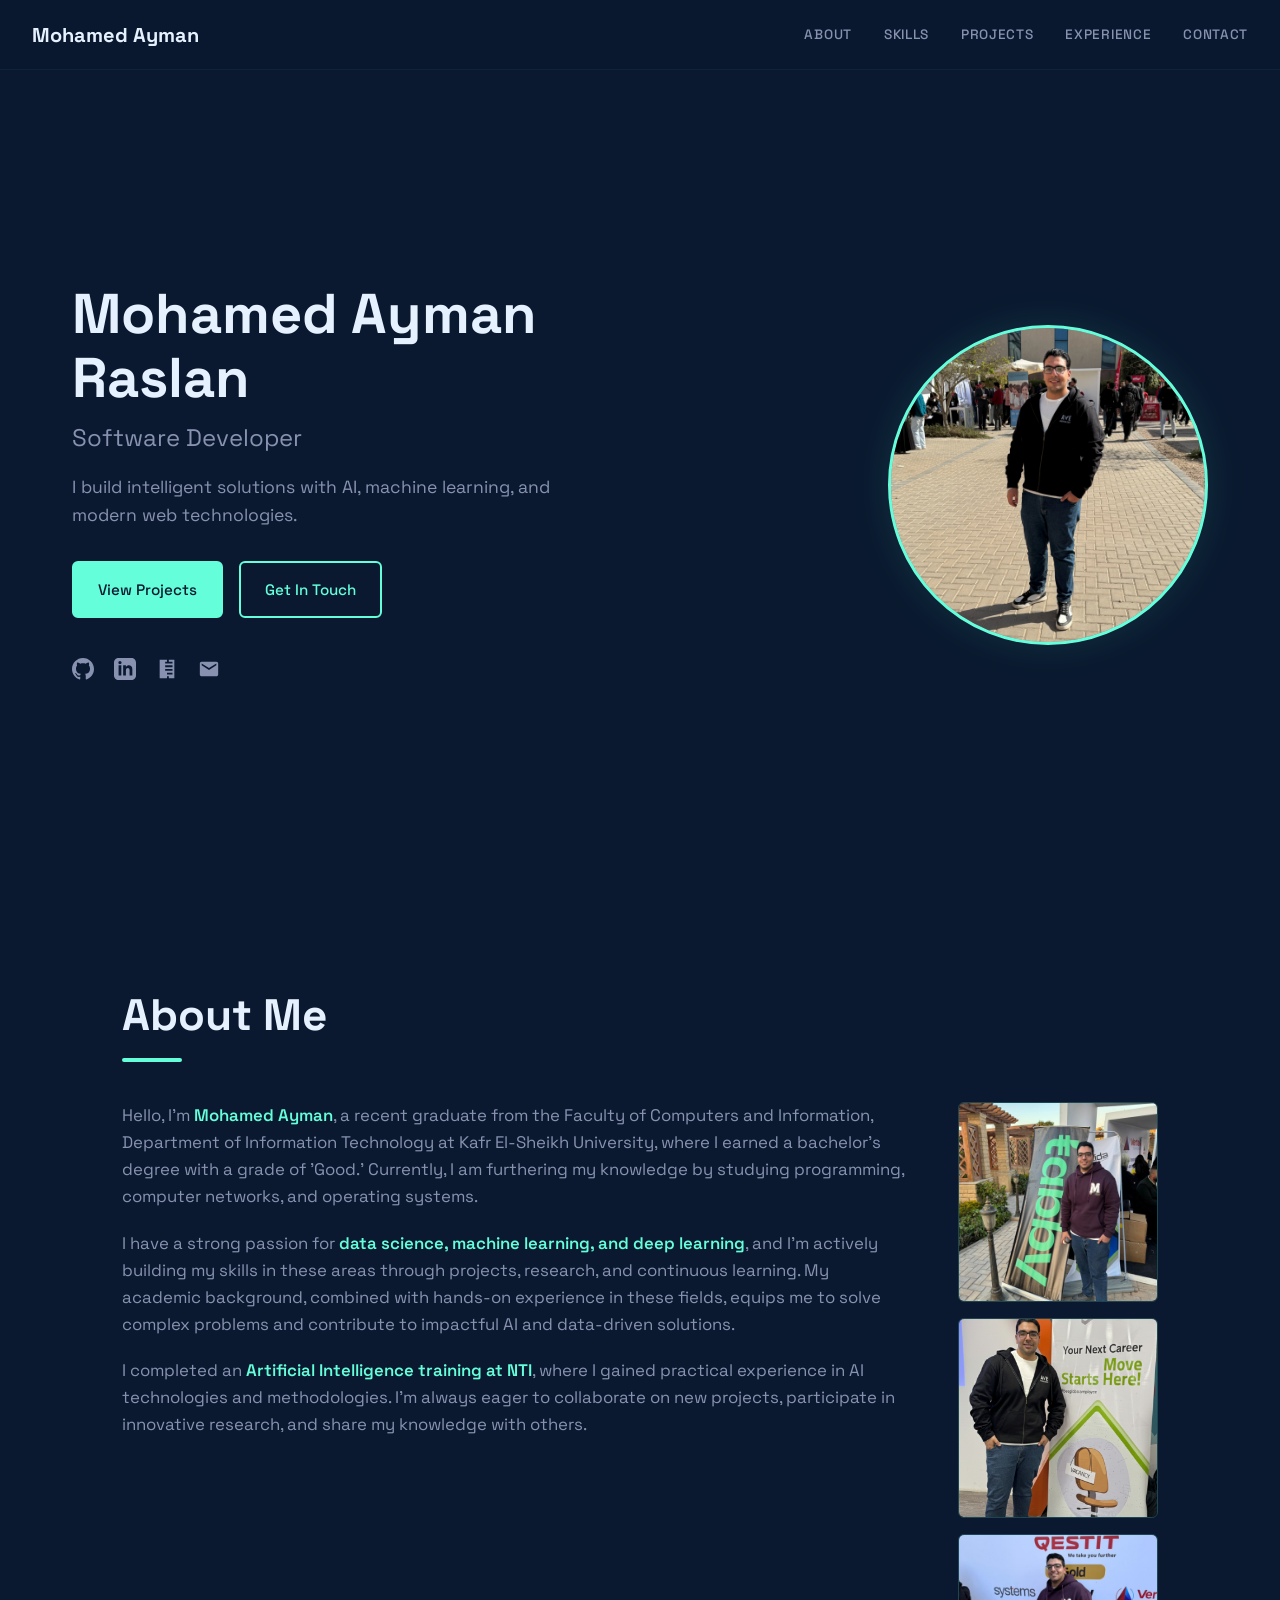
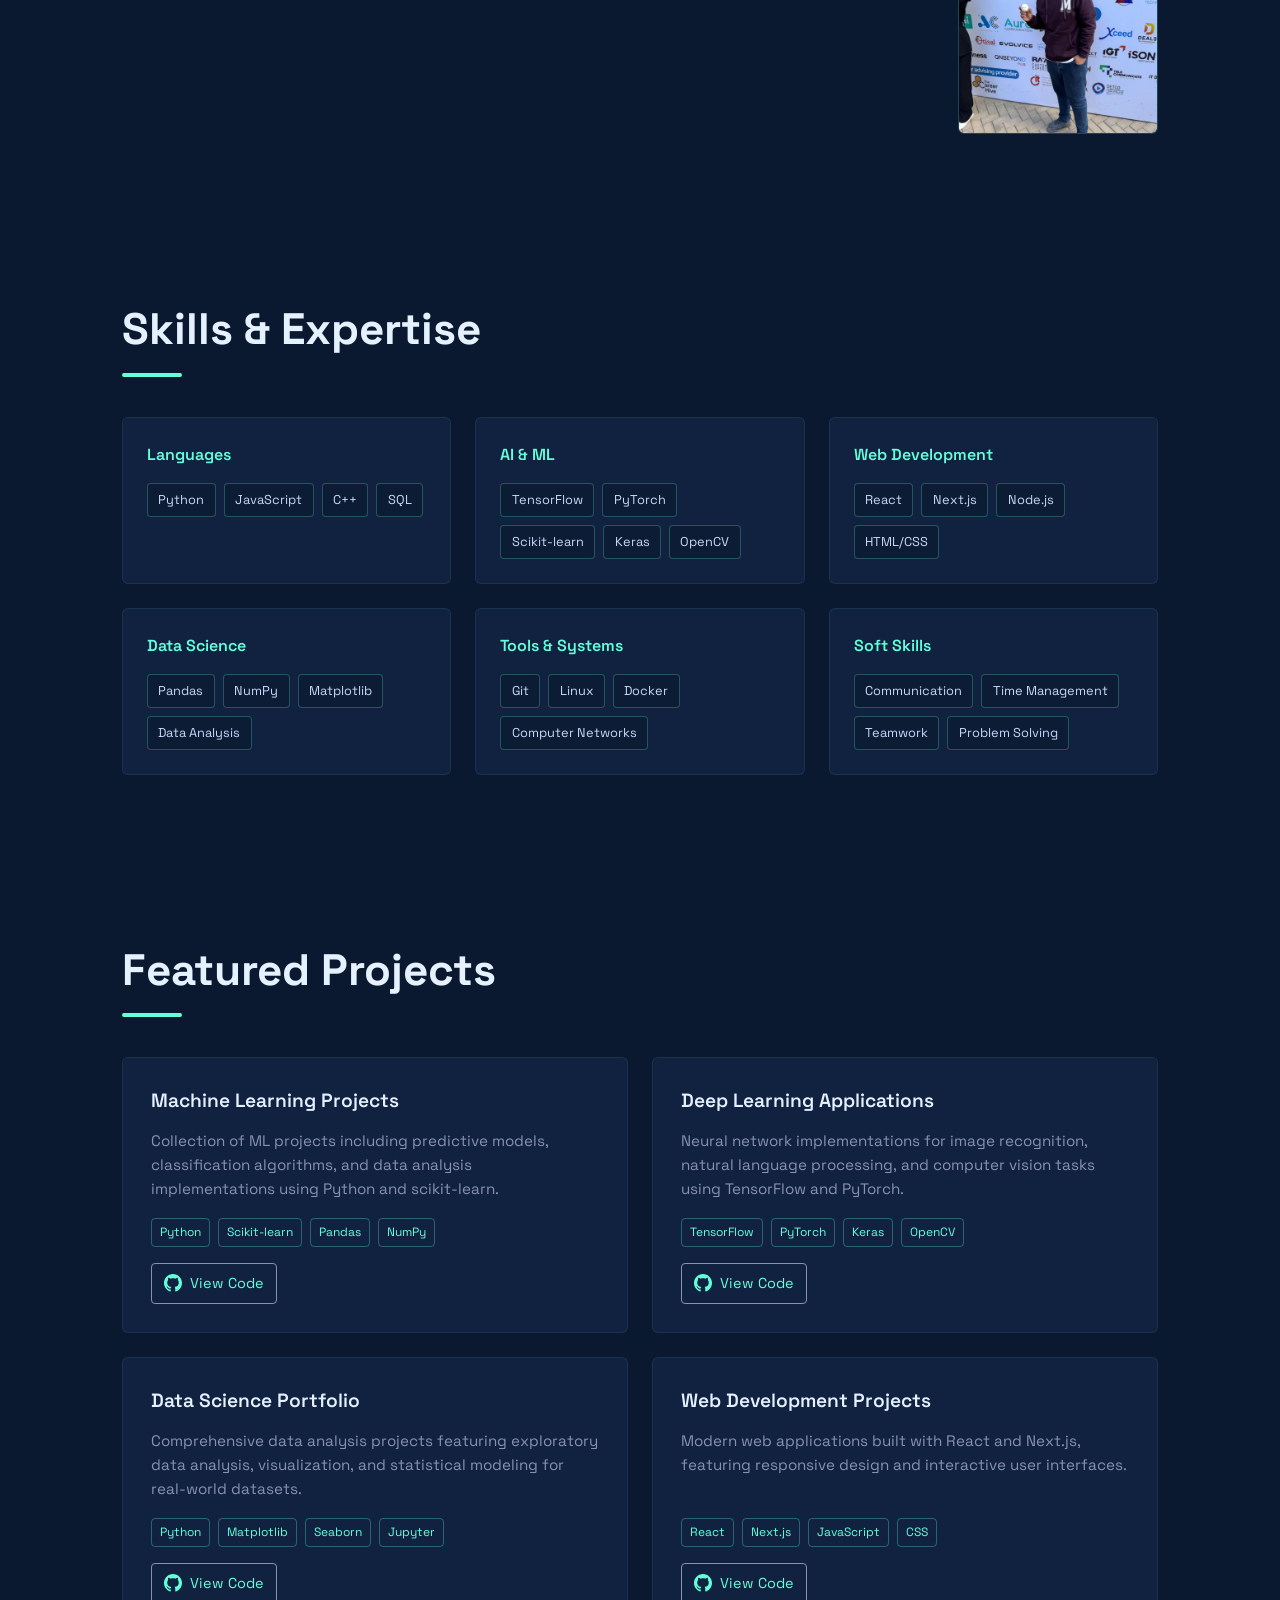
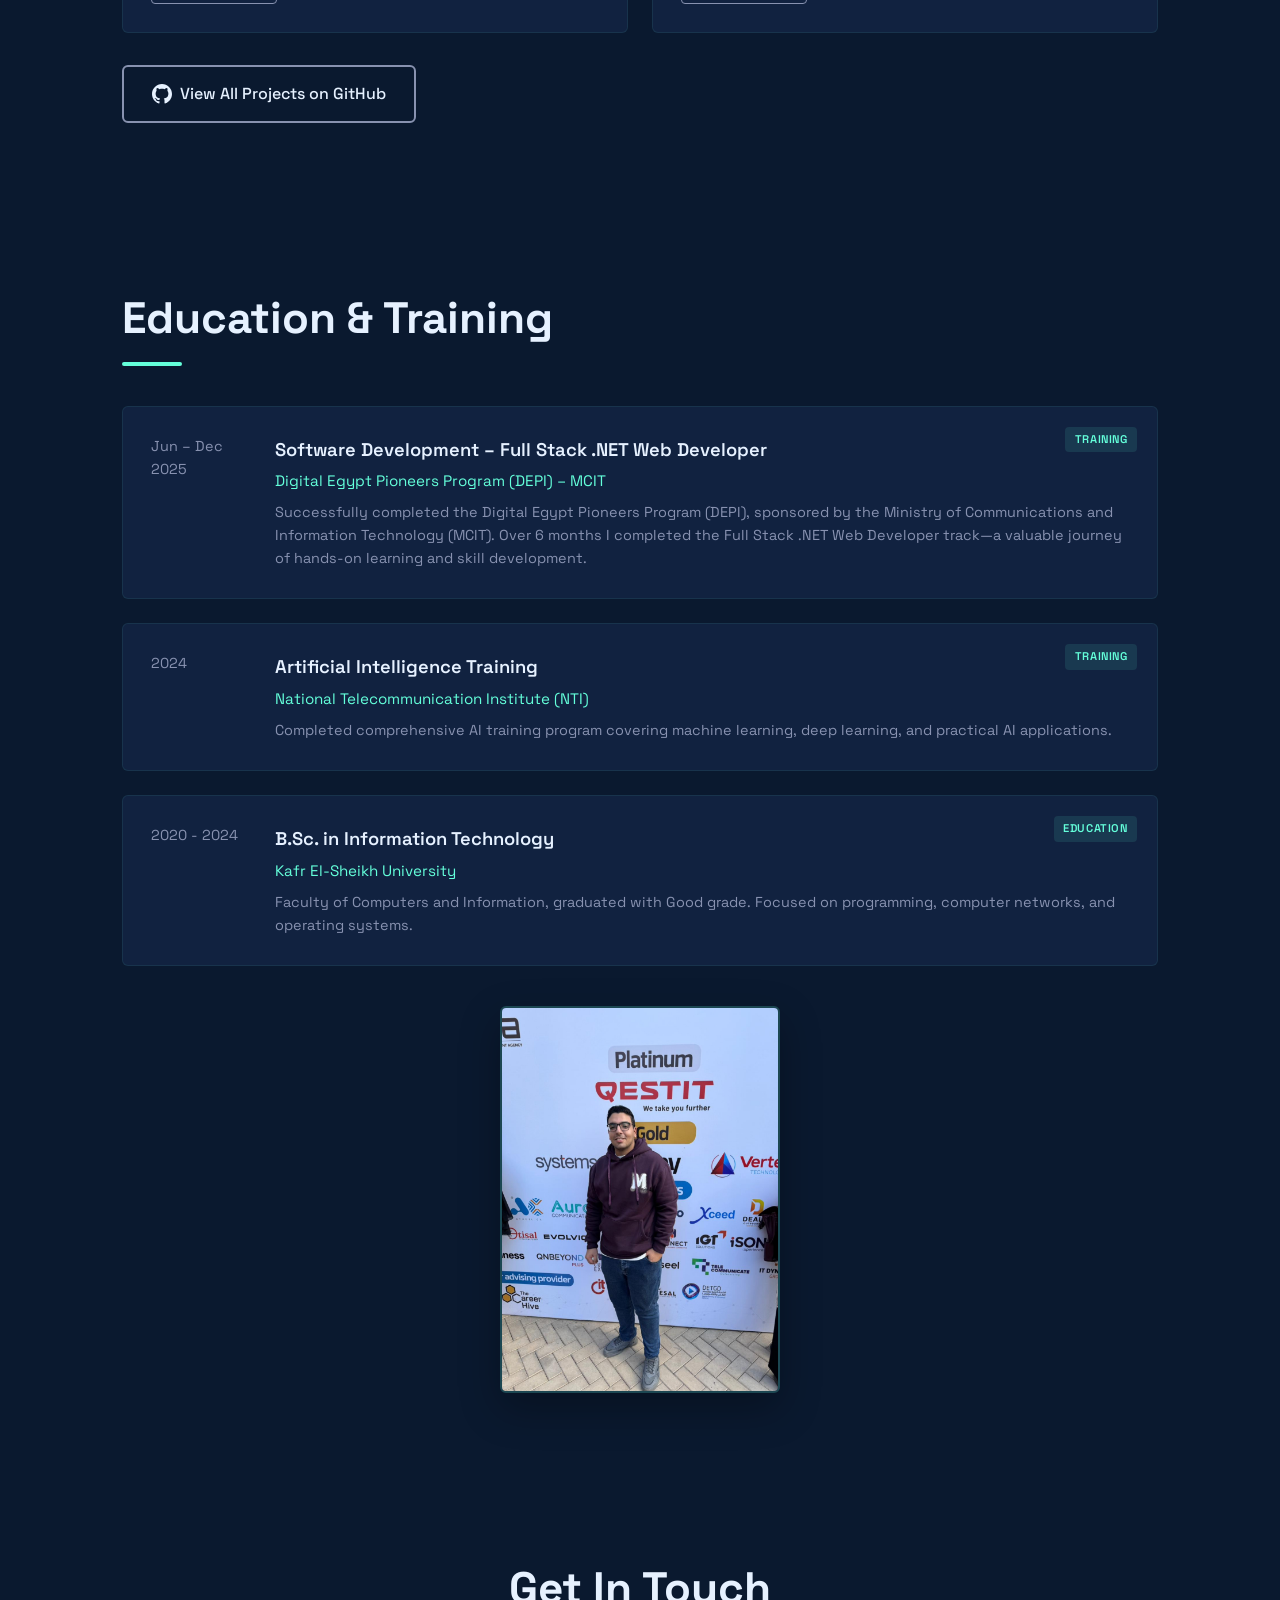
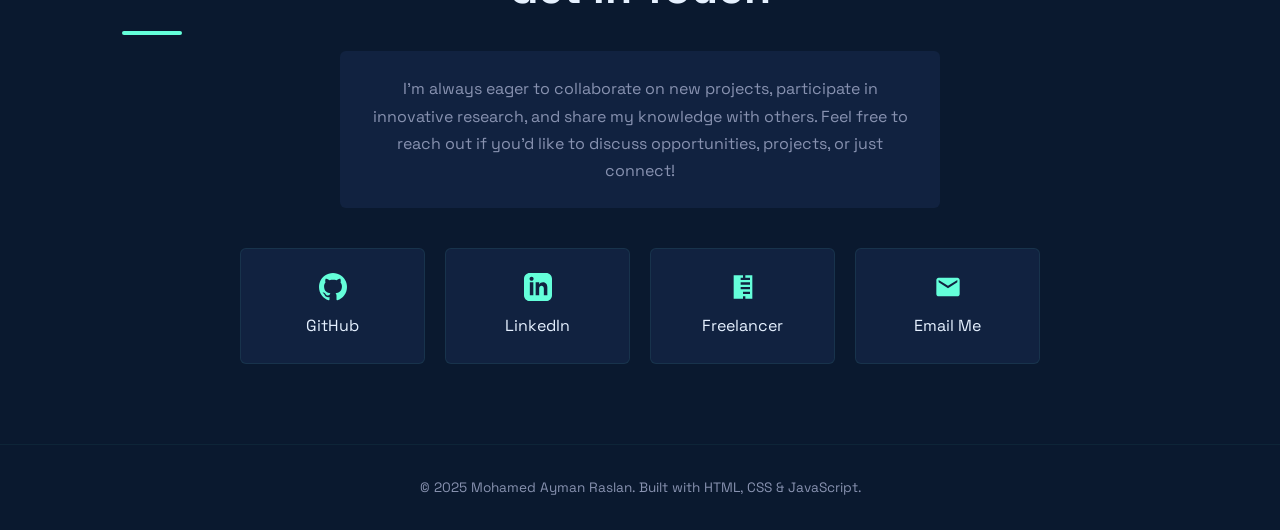
<file: index.html>
<!DOCTYPE html>
<html lang="en">
<head>
  <meta charset="UTF-8">
  <meta name="viewport" content="width=device-width, initial-scale=1.0">
  <title>Mohamed Ayman Raslan | Portfolio</title>
  <link rel="stylesheet" href="styles.css">
  <link rel="preconnect" href="https://fonts.googleapis.com">
  <link rel="preconnect" href="https://fonts.gstatic.com" crossorigin>
  <link href="https://fonts.googleapis.com/css2?family=Space+Grotesk:wght@400;500;600;700&display=swap" rel="stylesheet">
</head>
<body>
  <!-- Navigation -->
  <header class="header">
    <a href="#hero" class="logo">Mohamed Ayman</a>
    <nav class="nav">
      <a href="#about" class="nav-link">About</a>
      <a href="#skills" class="nav-link">Skills</a>
      <a href="#projects" class="nav-link">Projects</a>
      <a href="#experience" class="nav-link">Experience</a>
      <a href="#contact" class="nav-link">Contact</a>
    </nav>
    <button class="menu-toggle" aria-label="Toggle menu">
      <span></span>
      <span></span>
      <span></span>
    </button>
  </header>

  <main>
    <!-- Hero Section -->
    <section id="hero" class="hero">
      <div class="hero-content">
        <h1 class="hero-name">Mohamed Ayman Raslan</h1>
        <p class="hero-title">Software Developer</p>
        <p class="hero-desc">I build intelligent solutions with AI, machine learning, and modern web technologies.</p>
        <div class="hero-buttons">
          <a href="#projects" class="btn btn-primary">View Projects</a>
          <a href="#contact" class="btn btn-outline">Get In Touch</a>
        </div>
        <div class="hero-social">
          <a href="https://github.com/mohamedraslan25" target="_blank" rel="noopener noreferrer" class="social-link" aria-label="GitHub" title="GitHub">
            <svg xmlns="http://www.w3.org/2000/svg" width="22" height="22" viewBox="0 0 24 24" fill="currentColor"><path d="M12 0c-6.626 0-12 5.373-12 12 0 5.302 3.438 9.8 8.207 11.387.599.111.793-.261.793-.577v-2.234c-3.338.726-4.033-1.416-4.033-1.416-.546-1.387-1.333-1.756-1.333-1.756-1.089-.745.083-.729.083-.729 1.205.084 1.839 1.237 1.839 1.237 1.07 1.834 2.807 1.304 3.492.997.107-.775.418-1.305.762-1.604-2.665-.305-5.467-1.334-5.467-5.931 0-1.311.469-2.381 1.236-3.221-.124-.303-.535-1.524.117-3.176 0 0 1.008-.322 3.301 1.23.957-.266 1.983-.399 3.003-.404 1.02.005 2.047.138 3.006.404 2.291-1.552 3.297-1.23 3.297-1.23.653 1.653.242 2.874.118 3.176.77.84 1.235 1.911 1.235 3.221 0 4.609-2.807 5.624-5.479 5.921.43.372.823 1.102.823 2.222v3.293c0 .319.192.694.801.576 4.765-1.589 8.199-6.086 8.199-11.386 0-6.627-5.373-12-12-12z"/></svg>
          </a>
          <a href="https://www.linkedin.com/in/mohamed-ayman-raslan-1ba26220b/" target="_blank" rel="noopener noreferrer" class="social-link" aria-label="LinkedIn" title="LinkedIn">
            <svg xmlns="http://www.w3.org/2000/svg" width="22" height="22" viewBox="0 0 24 24" fill="currentColor"><path d="M19 0h-14c-2.761 0-5 2.239-5 5v14c0 2.761 2.239 5 5 5h14c2.762 0 5-2.239 5-5v-14c0-2.761-2.238-5-5-5zm-11 19h-3v-11h3v11zm-1.5-12.268c-.966 0-1.75-.79-1.75-1.764s.784-1.764 1.75-1.764 1.75.79 1.75 1.764-.783 1.764-1.75 1.764zm13.5 12.268h-3v-5.604c0-3.368-4-3.113-4 0v5.604h-3v-11h3v1.765c1.396-2.586 7-2.777 7 2.476v6.759z"/></svg>
          </a>
          <a href="https://www.freelancer.com/u/moh7amedayman25" target="_blank" rel="noopener noreferrer" class="social-link" aria-label="Freelancer" title="Freelancer">
            <svg xmlns="http://www.w3.org/2000/svg" width="22" height="22" viewBox="0 0 24 24" fill="currentColor"><path d="M14 2h6v20h-6v-2h4v-16h-4v-2zm-2 2h-2v2h2v-2zm0 4h-2v2h2v-2zm0 4h-2v2h2v-2zm-4 6h10v2h-10v-2zm0-4h10v2h-10v-2zm0-4h10v2h-10v-2zm0-4h10v2h-10v-2zM4 2h8v20h-8v-20z"/></svg>
          </a>
          <a href="mailto:mohamedaymanraslan@gmail.com" class="social-link" aria-label="Email" title="Email">
            <svg xmlns="http://www.w3.org/2000/svg" width="22" height="22" viewBox="0 0 24 24" fill="currentColor"><path d="M20 4H4c-1.1 0-1.99.9-1.99 2L2 18c0 1.1.9 2 2 2h16c1.1 0 2-.9 2-2V6c0-1.1-.9-2-2-2zm0 4l-8 5-8-5V6l8 5 8-5v2z"/></svg>
          </a>
        </div>
      </div>
      <div class="hero-image-wrap">
        <div class="hero-image-frame">
          <img src="img/My Photo 1.webp" alt="Mohamed Ayman Raslan" class="hero-image">
        </div>
      </div>
    </section>

    <!-- About Section -->
    <section id="about" class="section about">
      <h2 class="section-title">About Me</h2>
      <div class="about-content">
        <div class="about-text">
          <p>Hello, I'm <strong class="highlight">Mohamed Ayman</strong>, a recent graduate from the Faculty of Computers and Information, Department of Information Technology at Kafr El-Sheikh University, where I earned a bachelor's degree with a grade of 'Good.' Currently, I am furthering my knowledge by studying programming, computer networks, and operating systems.</p>
          <p>I have a strong passion for <strong class="highlight">data science, machine learning, and deep learning</strong>, and I'm actively building my skills in these areas through projects, research, and continuous learning. My academic background, combined with hands-on experience in these fields, equips me to solve complex problems and contribute to impactful AI and data-driven solutions.</p>
          <p>I completed an <strong class="highlight">Artificial Intelligence training at NTI</strong>, where I gained practical experience in AI technologies and methodologies. I'm always eager to collaborate on new projects, participate in innovative research, and share my knowledge with others.</p>
        </div>
        <div class="about-gallery">
          <img src="img/My Photo 2.jpg" alt="Mohamed Ayman" class="about-photo about-photo-1">
          <img src="img/My Photo 3.png" alt="Mohamed Ayman" class="about-photo about-photo-2">
          <img src="img/My Photo 4.jpg" alt="Mohamed Ayman" class="about-photo about-photo-3">
        </div>
      </div>
    </section>

    <!-- Skills Section -->
    <section id="skills" class="section skills">
      <h2 class="section-title">Skills & Expertise</h2>
      <div class="skills-grid">
        <div class="skill-card">
          <h3 class="skill-category">Languages</h3>
          <div class="skill-tags">
            <span class="tag">Python</span>
            <span class="tag">JavaScript</span>
            <span class="tag">C++</span>
            <span class="tag">SQL</span>
          </div>
        </div>
        <div class="skill-card">
          <h3 class="skill-category">AI & ML</h3>
          <div class="skill-tags">
            <span class="tag">TensorFlow</span>
            <span class="tag">PyTorch</span>
            <span class="tag">Scikit-learn</span>
            <span class="tag">Keras</span>
            <span class="tag">OpenCV</span>
          </div>
        </div>
        <div class="skill-card">
          <h3 class="skill-category">Web Development</h3>
          <div class="skill-tags">
            <span class="tag">React</span>
            <span class="tag">Next.js</span>
            <span class="tag">Node.js</span>
            <span class="tag">HTML/CSS</span>
          </div>
        </div>
        <div class="skill-card">
          <h3 class="skill-category">Data Science</h3>
          <div class="skill-tags">
            <span class="tag">Pandas</span>
            <span class="tag">NumPy</span>
            <span class="tag">Matplotlib</span>
            <span class="tag">Data Analysis</span>
          </div>
        </div>
        <div class="skill-card">
          <h3 class="skill-category">Tools & Systems</h3>
          <div class="skill-tags">
            <span class="tag">Git</span>
            <span class="tag">Linux</span>
            <span class="tag">Docker</span>
            <span class="tag">Computer Networks</span>
          </div>
        </div>
        <div class="skill-card">
          <h3 class="skill-category">Soft Skills</h3>
          <div class="skill-tags">
            <span class="tag">Communication</span>
            <span class="tag">Time Management</span>
            <span class="tag">Teamwork</span>
            <span class="tag">Problem Solving</span>
          </div>
        </div>
      </div>
    </section>

    <!-- Projects Section -->
    <section id="projects" class="section projects">
      <h2 class="section-title">Featured Projects</h2>
      <div class="projects-grid">
        <article class="project-card">
          <h3 class="project-title">Machine Learning Projects</h3>
          <p class="project-desc">Collection of ML projects including predictive models, classification algorithms, and data analysis implementations using Python and scikit-learn.</p>
          <div class="project-tags">
            <span>Python</span>
            <span>Scikit-learn</span>
            <span>Pandas</span>
            <span>NumPy</span>
          </div>
          <a href="https://github.com/mohamedraslan25" target="_blank" rel="noopener noreferrer" class="project-link">
            <svg xmlns="http://www.w3.org/2000/svg" width="18" height="18" viewBox="0 0 24 24" fill="currentColor"><path d="M12 0c-6.626 0-12 5.373-12 12 0 5.302 3.438 9.8 8.207 11.387.599.111.793-.261.793-.577v-2.234c-3.338.726-4.033-1.416-4.033-1.416-.546-1.387-1.333-1.756-1.333-1.756-1.089-.745.083-.729.083-.729 1.205.084 1.839 1.237 1.839 1.237 1.07 1.834 2.807 1.304 3.492.997.107-.775.418-1.305.762-1.604-2.665-.305-5.467-1.334-5.467-5.931 0-1.311.469-2.381 1.236-3.221-.124-.303-.535-1.524.117-3.176 0 0 1.008-.322 3.301 1.23.957-.266 1.983-.399 3.003-.404 1.02.005 2.047.138 3.006.404 2.291-1.552 3.297-1.23 3.297-1.23.653 1.653.242 2.874.118 3.176.77.84 1.235 1.911 1.235 3.221 0 4.609-2.807 5.624-5.479 5.921.43.372.823 1.102.823 2.222v3.293c0 .319.192.694.801.576 4.765-1.589 8.199-6.086 8.199-11.386 0-6.627-5.373-12-12-12z"/></svg>
            View Code
          </a>
        </article>
        <article class="project-card">
          <h3 class="project-title">Deep Learning Applications</h3>
          <p class="project-desc">Neural network implementations for image recognition, natural language processing, and computer vision tasks using TensorFlow and PyTorch.</p>
          <div class="project-tags">
            <span>TensorFlow</span>
            <span>PyTorch</span>
            <span>Keras</span>
            <span>OpenCV</span>
          </div>
          <a href="https://github.com/mohamedraslan25" target="_blank" rel="noopener noreferrer" class="project-link">
            <svg xmlns="http://www.w3.org/2000/svg" width="18" height="18" viewBox="0 0 24 24" fill="currentColor"><path d="M12 0c-6.626 0-12 5.373-12 12 0 5.302 3.438 9.8 8.207 11.387.599.111.793-.261.793-.577v-2.234c-3.338.726-4.033-1.416-4.033-1.416-.546-1.387-1.333-1.756-1.333-1.756-1.089-.745.083-.729.083-.729 1.205.084 1.839 1.237 1.839 1.237 1.07 1.834 2.807 1.304 3.492.997.107-.775.418-1.305.762-1.604-2.665-.305-5.467-1.334-5.467-5.931 0-1.311.469-2.381 1.236-3.221-.124-.303-.535-1.524.117-3.176 0 0 1.008-.322 3.301 1.23.957-.266 1.983-.399 3.003-.404 1.02.005 2.047.138 3.006.404 2.291-1.552 3.297-1.23 3.297-1.23.653 1.653.242 2.874.118 3.176.77.84 1.235 1.911 1.235 3.221 0 4.609-2.807 5.624-5.479 5.921.43.372.823 1.102.823 2.222v3.293c0 .319.192.694.801.576 4.765-1.589 8.199-6.086 8.199-11.386 0-6.627-5.373-12-12-12z"/></svg>
            View Code
          </a>
        </article>
        <article class="project-card">
          <h3 class="project-title">Data Science Portfolio</h3>
          <p class="project-desc">Comprehensive data analysis projects featuring exploratory data analysis, visualization, and statistical modeling for real-world datasets.</p>
          <div class="project-tags">
            <span>Python</span>
            <span>Matplotlib</span>
            <span>Seaborn</span>
            <span>Jupyter</span>
          </div>
          <a href="https://github.com/mohamedraslan25" target="_blank" rel="noopener noreferrer" class="project-link">
            <svg xmlns="http://www.w3.org/2000/svg" width="18" height="18" viewBox="0 0 24 24" fill="currentColor"><path d="M12 0c-6.626 0-12 5.373-12 12 0 5.302 3.438 9.8 8.207 11.387.599.111.793-.261.793-.577v-2.234c-3.338.726-4.033-1.416-4.033-1.416-.546-1.387-1.333-1.756-1.333-1.756-1.089-.745.083-.729.083-.729 1.205.084 1.839 1.237 1.839 1.237 1.07 1.834 2.807 1.304 3.492.997.107-.775.418-1.305.762-1.604-2.665-.305-5.467-1.334-5.467-5.931 0-1.311.469-2.381 1.236-3.221-.124-.303-.535-1.524.117-3.176 0 0 1.008-.322 3.301 1.23.957-.266 1.983-.399 3.003-.404 1.02.005 2.047.138 3.006.404 2.291-1.552 3.297-1.23 3.297-1.23.653 1.653.242 2.874.118 3.176.77.84 1.235 1.911 1.235 3.221 0 4.609-2.807 5.624-5.479 5.921.43.372.823 1.102.823 2.222v3.293c0 .319.192.694.801.576 4.765-1.589 8.199-6.086 8.199-11.386 0-6.627-5.373-12-12-12z"/></svg>
            View Code
          </a>
        </article>
        <article class="project-card">
          <h3 class="project-title">Web Development Projects</h3>
          <p class="project-desc">Modern web applications built with React and Next.js, featuring responsive design and interactive user interfaces.</p>
          <div class="project-tags">
            <span>React</span>
            <span>Next.js</span>
            <span>JavaScript</span>
            <span>CSS</span>
          </div>
          <a href="https://github.com/mohamedraslan25" target="_blank" rel="noopener noreferrer" class="project-link">
            <svg xmlns="http://www.w3.org/2000/svg" width="18" height="18" viewBox="0 0 24 24" fill="currentColor"><path d="M12 0c-6.626 0-12 5.373-12 12 0 5.302 3.438 9.8 8.207 11.387.599.111.793-.261.793-.577v-2.234c-3.338.726-4.033-1.416-4.033-1.416-.546-1.387-1.333-1.756-1.333-1.756-1.089-.745.083-.729.083-.729 1.205.084 1.839 1.237 1.839 1.237 1.07 1.834 2.807 1.304 3.492.997.107-.775.418-1.305.762-1.604-2.665-.305-5.467-1.334-5.467-5.931 0-1.311.469-2.381 1.236-3.221-.124-.303-.535-1.524.117-3.176 0 0 1.008-.322 3.301 1.23.957-.266 1.983-.399 3.003-.404 1.02.005 2.047.138 3.006.404 2.291-1.552 3.297-1.23 3.297-1.23.653 1.653.242 2.874.118 3.176.77.84 1.235 1.911 1.235 3.221 0 4.609-2.807 5.624-5.479 5.921.43.372.823 1.102.823 2.222v3.293c0 .319.192.694.801.576 4.765-1.589 8.199-6.086 8.199-11.386 0-6.627-5.373-12-12-12z"/></svg>
            View Code
          </a>
        </article>
      </div>
      <a href="https://github.com/mohamedraslan25" target="_blank" rel="noopener noreferrer" class="btn btn-github">
        <svg xmlns="http://www.w3.org/2000/svg" width="20" height="20" viewBox="0 0 24 24" fill="currentColor"><path d="M12 0c-6.626 0-12 5.373-12 12 0 5.302 3.438 9.8 8.207 11.387.599.111.793-.261.793-.577v-2.234c-3.338.726-4.033-1.416-4.033-1.416-.546-1.387-1.333-1.756-1.333-1.756-1.089-.745.083-.729.083-.729 1.205.084 1.839 1.237 1.839 1.237 1.07 1.834 2.807 1.304 3.492.997.107-.775.418-1.305.762-1.604-2.665-.305-5.467-1.334-5.467-5.931 0-1.311.469-2.381 1.236-3.221-.124-.303-.535-1.524.117-3.176 0 0 1.008-.322 3.301 1.23.957-.266 1.983-.399 3.003-.404 1.02.005 2.047.138 3.006.404 2.291-1.552 3.297-1.23 3.297-1.23.653 1.653.242 2.874.118 3.176.77.84 1.235 1.911 1.235 3.221 0 4.609-2.807 5.624-5.479 5.921.43.372.823 1.102.823 2.222v3.293c0 .319.192.694.801.576 4.765-1.589 8.199-6.086 8.199-11.386 0-6.627-5.373-12-12-12z"/></svg>
        View All Projects on GitHub
      </a>
    </section>

    <!-- Experience Section -->
    <section id="experience" class="section experience">
      <h2 class="section-title">Education & Training</h2>
      <div class="experience-list">
        <article class="experience-card">
          <span class="experience-badge">Training</span>
          <div class="experience-content">
            <span class="experience-year">Jun – Dec 2025</span>
            <div>
              <h3 class="experience-title">Software Development – Full Stack .NET Web Developer</h3>
              <a href="#" class="experience-org">Digital Egypt Pioneers Program (DEPI) – MCIT</a>
              <p class="experience-desc">Successfully completed the Digital Egypt Pioneers Program (DEPI), sponsored by the Ministry of Communications and Information Technology (MCIT). Over 6 months I completed the Full Stack .NET Web Developer track—a valuable journey of hands-on learning and skill development.</p>
            </div>
          </div>
        </article>
        <article class="experience-card">
          <span class="experience-badge">Training</span>
          <div class="experience-content">
            <span class="experience-year">2024</span>
            <div>
              <h3 class="experience-title">Artificial Intelligence Training</h3>
              <a href="#" class="experience-org">National Telecommunication Institute (NTI)</a>
              <p class="experience-desc">Completed comprehensive AI training program covering machine learning, deep learning, and practical AI applications.</p>
            </div>
          </div>
        </article>
        <article class="experience-card">
          <span class="experience-badge">Education</span>
          <div class="experience-content">
            <span class="experience-year">2020 - 2024</span>
            <div>
              <h3 class="experience-title">B.Sc. in Information Technology</h3>
              <a href="#" class="experience-org">Kafr El-Sheikh University</a>
              <p class="experience-desc">Faculty of Computers and Information, graduated with Good grade. Focused on programming, computer networks, and operating systems.</p>
            </div>
          </div>
        </article>
      </div>
      <div class="experience-photo">
        <img src="img/My Photo 5.jpg" alt="Mohamed Ayman" class="exp-img">
      </div>
    </section>

    <!-- Contact Section -->
    <section id="contact" class="section contact">
      <h2 class="section-title contact-title">Get In Touch</h2>
      <p class="contact-intro">I'm always eager to collaborate on new projects, participate in innovative research, and share my knowledge with others. Feel free to reach out if you'd like to discuss opportunities, projects, or just connect!</p>
      <div class="contact-grid">
        <a href="https://github.com/mohamedraslan25" target="_blank" rel="noopener noreferrer" class="contact-card">
          <svg xmlns="http://www.w3.org/2000/svg" width="28" height="28" viewBox="0 0 24 24" fill="currentColor"><path d="M12 0c-6.626 0-12 5.373-12 12 0 5.302 3.438 9.8 8.207 11.387.599.111.793-.261.793-.577v-2.234c-3.338.726-4.033-1.416-4.033-1.416-.546-1.387-1.333-1.756-1.333-1.756-1.089-.745.083-.729.083-.729 1.205.084 1.839 1.237 1.839 1.237 1.07 1.834 2.807 1.304 3.492.997.107-.775.418-1.305.762-1.604-2.665-.305-5.467-1.334-5.467-5.931 0-1.311.469-2.381 1.236-3.221-.124-.303-.535-1.524.117-3.176 0 0 1.008-.322 3.301 1.23.957-.266 1.983-.399 3.003-.404 1.02.005 2.047.138 3.006.404 2.291-1.552 3.297-1.23 3.297-1.23.653 1.653.242 2.874.118 3.176.77.84 1.235 1.911 1.235 3.221 0 4.609-2.807 5.624-5.479 5.921.43.372.823 1.102.823 2.222v3.293c0 .319.192.694.801.576 4.765-1.589 8.199-6.086 8.199-11.386 0-6.627-5.373-12-12-12z"/></svg>
          <span>GitHub</span>
        </a>
        <a href="https://www.linkedin.com/in/mohamed-ayman-raslan-1ba26220b/" target="_blank" rel="noopener noreferrer" class="contact-card">
          <svg xmlns="http://www.w3.org/2000/svg" width="28" height="28" viewBox="0 0 24 24" fill="currentColor"><path d="M19 0h-14c-2.761 0-5 2.239-5 5v14c0 2.761 2.239 5 5 5h14c2.762 0 5-2.239 5-5v-14c0-2.761-2.238-5-5-5zm-11 19h-3v-11h3v11zm-1.5-12.268c-.966 0-1.75-.79-1.75-1.764s.784-1.764 1.75-1.764 1.75.79 1.75 1.764-.783 1.764-1.75 1.764zm13.5 12.268h-3v-5.604c0-3.368-4-3.113-4 0v5.604h-3v-11h3v1.765c1.396-2.586 7-2.777 7 2.476v6.759z"/></svg>
          <span>LinkedIn</span>
        </a>
        <a href="https://www.freelancer.com/u/moh7amedayman25" target="_blank" rel="noopener noreferrer" class="contact-card">
          <svg xmlns="http://www.w3.org/2000/svg" width="28" height="28" viewBox="0 0 24 24" fill="currentColor"><path d="M14 2h6v20h-6v-2h4v-16h-4v-2zm-2 2h-2v2h2v-2zm0 4h-2v2h2v-2zm0 4h-2v2h2v-2zm-4 6h10v2h-10v-2zm0-4h10v2h-10v-2zm0-4h10v2h-10v-2zm0-4h10v2h-10v-2zM4 2h8v20h-8v-20z"/></svg>
          <span>Freelancer</span>
        </a>
        <a href="mailto:mohamedaymanraslan@gmail.com" class="contact-card">
          <svg xmlns="http://www.w3.org/2000/svg" width="28" height="28" viewBox="0 0 24 24" fill="currentColor"><path d="M20 4H4c-1.1 0-1.99.9-1.99 2L2 18c0 1.1.9 2 2 2h16c1.1 0 2-.9 2-2V6c0-1.1-.9-2-2-2zm0 4l-8 5-8-5V6l8 5 8-5v2z"/></svg>
          <span>Email Me</span>
        </a>
      </div>
    </section>
  </main>

  <footer class="footer">
    <p>© 2025 Mohamed Ayman Raslan. Built with HTML, CSS & JavaScript.</p>
  </footer>

  <script src="script.js"></script>
</body>
</html>
</file>
<file: styles.css>
/* ===== Variables ===== */
:root {
  --bg-dark: #0a192f;
  --bg-card: #112240;
  --bg-card-hover: #1a2f4a;
  --text-primary: #ccd6f6;
  --text-muted: #8892b0;
  --accent: #64ffda;
  --accent-dim: rgba(100, 255, 218, 0.1);
  --white: #e6f1ff;
  --font-sans: 'Space Grotesk', -apple-system, BlinkMacSystemFont, sans-serif;
  --transition: 0.2s ease;
  --radius: 6px;
  --header-h: 70px;
}

/* ===== Reset & Base ===== */
*, *::before, *::after {
  box-sizing: border-box;
  margin: 0;
  padding: 0;
}

html {
  scroll-behavior: smooth;
}

body {
  font-family: var(--font-sans);
  background: var(--bg-dark);
  color: var(--text-primary);
  line-height: 1.6;
  min-height: 100vh;
  overflow-x: hidden;
}

a {
  color: inherit;
  text-decoration: none;
  transition: color var(--transition);
}

img {
  max-width: 100%;
  height: auto;
  display: block;
}

/* ===== Header ===== */
.header {
  position: fixed;
  top: 0;
  left: 0;
  right: 0;
  height: var(--header-h);
  display: flex;
  align-items: center;
  justify-content: space-between;
  padding: 0 2rem;
  background: rgba(10, 25, 47, 0.85);
  backdrop-filter: blur(10px);
  z-index: 100;
  border-bottom: 1px solid rgba(100, 255, 218, 0.05);
}

.logo {
  font-weight: 700;
  font-size: 1.25rem;
  color: var(--white);
}

.nav {
  display: flex;
  gap: 2rem;
}

.nav-link {
  font-size: 0.85rem;
  font-weight: 500;
  letter-spacing: 0.05em;
  text-transform: uppercase;
  color: var(--text-muted);
  position: relative;
}

.nav-link::after {
  content: '';
  position: absolute;
  left: 0;
  bottom: -4px;
  width: 100%;
  height: 2px;
  background: var(--accent);
  transform: scaleX(0);
  transition: transform var(--transition);
}

.nav-link:hover,
.nav-link.active {
  color: var(--accent);
}

.nav-link:hover::after,
.nav-link.active::after {
  transform: scaleX(1);
}

.menu-toggle {
  display: none;
  flex-direction: column;
  gap: 5px;
  background: none;
  border: none;
  cursor: pointer;
  padding: 5px;
}

.menu-toggle span {
  width: 24px;
  height: 2px;
  background: var(--accent);
  border-radius: 2px;
}

/* ===== Sections common ===== */
main {
  padding-top: var(--header-h);
}

.section {
  max-width: 1100px;
  margin: 0 auto;
  padding: 5rem 2rem;
}

.section-title {
  font-size: clamp(2rem, 4vw, 2.75rem);
  font-weight: 700;
  color: var(--white);
  margin-bottom: 2.5rem;
  position: relative;
}

.section-title::after {
  content: '';
  display: block;
  width: 60px;
  height: 4px;
  background: var(--accent);
  margin-top: 0.5rem;
  border-radius: 2px;
}

/* ===== Hero ===== */
.hero {
  min-height: calc(100vh - var(--header-h));
  max-width: 1200px;
  margin: 0 auto;
  padding: 2rem;
  display: flex;
  align-items: center;
  justify-content: space-between;
  gap: 3rem;
}

.hero-content {
  flex: 1;
  max-width: 600px;
}

.hero-name {
  font-size: clamp(2.5rem, 5vw, 3.5rem);
  font-weight: 700;
  color: var(--white);
  line-height: 1.15;
  margin-bottom: 0.5rem;
}

.hero-title {
  font-size: 1.5rem;
  color: var(--text-muted);
  margin-bottom: 1rem;
}

.hero-desc {
  font-size: 1.1rem;
  color: var(--text-muted);
  margin-bottom: 2rem;
  max-width: 480px;
}

.hero-buttons {
  display: flex;
  gap: 1rem;
  margin-bottom: 2.5rem;
}

.btn {
  display: inline-flex;
  align-items: center;
  gap: 0.5rem;
  padding: 0.9rem 1.5rem;
  font-family: var(--font-sans);
  font-size: 0.95rem;
  font-weight: 500;
  border-radius: var(--radius);
  transition: all var(--transition);
  cursor: pointer;
  border: 2px solid transparent;
}

.btn-primary {
  background: var(--accent);
  color: var(--bg-dark);
  border-color: var(--accent);
}

.btn-primary:hover {
  background: transparent;
  color: var(--accent);
  box-shadow: 0 0 20px var(--accent-dim);
}

.btn-outline {
  background: transparent;
  color: var(--accent);
  border-color: var(--accent);
}

.btn-outline:hover {
  background: var(--accent-dim);
}

.hero-social {
  display: flex;
  gap: 1.25rem;
}

.social-link {
  color: var(--text-muted);
  transition: color var(--transition), transform var(--transition);
}

.social-link:hover {
  color: var(--accent);
  transform: translateY(-3px);
}

.hero-image-wrap {
  flex-shrink: 0;
}

.hero-image-frame {
  width: min(320px, 85vw);
  height: min(320px, 85vw);
  border-radius: 50%;
  overflow: hidden;
  border: 3px solid var(--accent);
  box-shadow: 0 0 40px var(--accent-dim);
  background: var(--text-muted);
}

.hero-image {
  width: 100%;
  height: 100%;
  object-fit: cover;
}

/* ===== About ===== */
.about-content {
  display: grid;
  grid-template-columns: 1fr auto;
  gap: 3rem;
  align-items: start;
}

.about-text p {
  color: var(--text-muted);
  margin-bottom: 1.25rem;
  font-size: 1.05rem;
}

.about-text .highlight {
  color: var(--accent);
  font-weight: 600;
}

.about-gallery {
  display: flex;
  flex-direction: column;
  gap: 1rem;
  max-width: 200px;
}

.about-photo {
  width: 100%;
  aspect-ratio: 1;
  object-fit: cover;
  border-radius: var(--radius);
  border: 1px solid rgba(100, 255, 218, 0.2);
  transition: transform var(--transition), box-shadow var(--transition);
}

.about-photo:hover {
  transform: scale(1.03);
  box-shadow: 0 8px 30px rgba(0, 0, 0, 0.3);
}

/* ===== Skills ===== */
.skills-grid {
  display: grid;
  grid-template-columns: repeat(3, 1fr);
  gap: 1.5rem;
}

.skill-card {
  background: var(--bg-card);
  border: 1px solid rgba(100, 255, 218, 0.08);
  border-radius: var(--radius);
  padding: 1.5rem;
  transition: transform var(--transition), border-color var(--transition);
}

.skill-card:hover {
  transform: translateY(-4px);
  border-color: rgba(100, 255, 218, 0.2);
  box-shadow: 0 10px 30px rgba(0, 0, 0, 0.2);
}

.skill-category {
  font-size: 1rem;
  font-weight: 600;
  color: var(--accent);
  margin-bottom: 1rem;
}

.skill-tags {
  display: flex;
  flex-wrap: wrap;
  gap: 0.5rem;
}

.tag {
  font-size: 0.8rem;
  padding: 0.35rem 0.65rem;
  background: rgba(10, 25, 47, 0.6);
  border: 1px solid rgba(100, 255, 218, 0.25);
  border-radius: 4px;
  color: var(--text-primary);
}

/* ===== Projects ===== */
.projects-grid {
  display: grid;
  grid-template-columns: repeat(2, 1fr);
  gap: 1.5rem;
  margin-bottom: 2rem;
}

.project-card {
  background: var(--bg-card);
  border: 1px solid rgba(100, 255, 218, 0.08);
  border-radius: var(--radius);
  padding: 1.75rem;
  transition: transform var(--transition), border-color var(--transition);
  display: flex;
  flex-direction: column;
}

.project-card:hover {
  transform: translateY(-4px);
  border-color: rgba(100, 255, 218, 0.2);
  box-shadow: 0 10px 30px rgba(0, 0, 0, 0.2);
}

.project-title {
  font-size: 1.2rem;
  font-weight: 600;
  color: var(--white);
  margin-bottom: 0.75rem;
}

.project-desc {
  font-size: 0.95rem;
  color: var(--text-muted);
  margin-bottom: 1rem;
  flex-grow: 1;
  line-height: 1.6;
}

.project-tags {
  display: flex;
  flex-wrap: wrap;
  gap: 0.5rem;
  margin-bottom: 1rem;
}

.project-tags span {
  font-size: 0.75rem;
  color: var(--accent);
  border: 1px solid rgba(100, 255, 218, 0.3);
  padding: 0.25rem 0.5rem;
  border-radius: 4px;
}

.project-link {
  display: inline-flex;
  align-items: center;
  gap: 0.5rem;
  font-size: 0.9rem;
  color: var(--accent);
  border: 1px solid var(--text-muted);
  padding: 0.5rem 0.75rem;
  border-radius: 4px;
  width: fit-content;
  transition: background var(--transition), border-color var(--transition);
}

.project-link:hover {
  background: var(--accent-dim);
  border-color: var(--accent);
}

.btn-github {
  display: inline-flex;
  align-items: center;
  justify-content: center;
  gap: 0.5rem;
  margin: 0 auto;
  background: transparent;
  color: var(--white);
  border: 2px solid var(--text-muted);
  padding: 0.9rem 1.75rem;
  font-family: var(--font-sans);
  font-size: 1rem;
  font-weight: 500;
  border-radius: var(--radius);
  transition: all var(--transition);
}

.btn-github:hover {
  border-color: var(--accent);
  color: var(--accent);
  box-shadow: 0 0 20px var(--accent-dim);
}

/* ===== Experience ===== */
.experience-list {
  display: flex;
  flex-direction: column;
  gap: 1.5rem;
}

.experience-card {
  background: var(--bg-card);
  border: 1px solid rgba(100, 255, 218, 0.08);
  border-radius: var(--radius);
  padding: 1.75rem;
  position: relative;
  transition: transform var(--transition), border-color var(--transition);
}

.experience-card:hover {
  border-color: rgba(100, 255, 218, 0.2);
  box-shadow: 0 10px 30px rgba(0, 0, 0, 0.2);
}

.experience-badge {
  position: absolute;
  top: 1.25rem;
  right: 1.25rem;
  font-size: 0.7rem;
  font-weight: 600;
  text-transform: uppercase;
  letter-spacing: 0.05em;
  color: var(--accent);
  background: var(--accent-dim);
  padding: 0.25rem 0.6rem;
  border-radius: 4px;
}

.experience-content {
  display: grid;
  grid-template-columns: 100px 1fr;
  gap: 1.5rem;
  align-items: start;
}

.experience-year {
  font-size: 0.9rem;
  color: var(--text-muted);
}

.experience-title {
  font-size: 1.15rem;
  font-weight: 600;
  color: var(--white);
  margin-bottom: 0.25rem;
}

.experience-org {
  font-size: 0.95rem;
  color: var(--accent);
  display: inline-block;
  margin-bottom: 0.5rem;
  transition: opacity var(--transition);
}

.experience-org:hover {
  opacity: 0.85;
}

.experience-desc {
  font-size: 0.9rem;
  color: var(--text-muted);
  line-height: 1.6;
}

.experience-photo {
  margin-top: 2.5rem;
  text-align: center;
}

.exp-img {
  max-width: 280px;
  margin: 0 auto;
  border-radius: var(--radius);
  border: 2px solid rgba(100, 255, 218, 0.2);
  box-shadow: 0 15px 40px rgba(0, 0, 0, 0.3);
}

/* ===== Contact ===== */
.contact {
  text-align: center;
}

.contact-title {
  margin-bottom: 1rem;
}

.contact-intro {
  max-width: 600px;
  margin: 0 auto 2.5rem;
  padding: 1.5rem 2rem;
  background: var(--bg-card);
  border-radius: var(--radius);
  color: var(--text-muted);
  font-size: 1rem;
  line-height: 1.7;
}

.contact-grid {
  display: grid;
  grid-template-columns: repeat(4, 1fr);
  gap: 1.25rem;
  max-width: 800px;
  margin: 0 auto;
}

.contact-card {
  display: flex;
  flex-direction: column;
  align-items: center;
  gap: 0.75rem;
  padding: 1.5rem 1rem;
  background: var(--bg-card);
  border: 1px solid rgba(100, 255, 218, 0.08);
  border-radius: var(--radius);
  color: var(--white);
  transition: transform var(--transition), border-color var(--transition), background var(--transition);
}

.contact-card svg {
  color: var(--accent);
  flex-shrink: 0;
}

.contact-card:hover {
  transform: translateY(-4px);
  border-color: rgba(100, 255, 218, 0.3);
  background: var(--bg-card-hover);
}

/* ===== Footer ===== */
.footer {
  text-align: center;
  padding: 2rem;
  border-top: 1px solid rgba(100, 255, 218, 0.05);
}

.footer p {
  font-size: 0.85rem;
  color: var(--text-muted);
}

/* ===== Responsive ===== */
@media (max-width: 900px) {
  .hero {
    flex-direction: column;
    text-align: center;
    padding-top: 3rem;
  }

  .hero-content {
    max-width: 100%;
  }

  .hero-desc {
    margin-left: auto;
    margin-right: auto;
  }

  .hero-buttons {
    justify-content: center;
  }

  .hero-social {
    justify-content: center;
  }

  .about-content {
    grid-template-columns: 1fr;
  }

  .about-gallery {
    flex-direction: row;
    max-width: 100%;
    justify-content: center;
  }

  .about-photo {
    max-width: 120px;
  }

  .skills-grid {
    grid-template-columns: repeat(2, 1fr);
  }

  .projects-grid {
    grid-template-columns: 1fr;
  }

  .contact-grid {
    grid-template-columns: repeat(2, 1fr);
  }
}

@media (max-width: 768px) {
  .nav {
    display: none;
  }

  .menu-toggle {
    display: flex;
  }

  .nav.open {
    display: flex;
    position: absolute;
    top: var(--header-h);
    left: 0;
    right: 0;
    flex-direction: column;
    background: var(--bg-card);
    padding: 1.5rem;
    gap: 1rem;
    border-bottom: 1px solid rgba(100, 255, 218, 0.1);
  }

  .experience-content {
    grid-template-columns: 1fr;
  }

  .experience-year {
    order: -1;
  }

  .skills-grid {
    grid-template-columns: 1fr;
  }

  .contact-grid {
    grid-template-columns: 1fr;
  }
}

@media (max-width: 480px) {
  .section {
    padding: 3rem 1.25rem;
  }

  .hero-buttons {
    flex-direction: column;
  }

  .btn {
    justify-content: center;
  }

  .about-gallery {
    flex-wrap: wrap;
    justify-content: center;
  }
}
</file>
